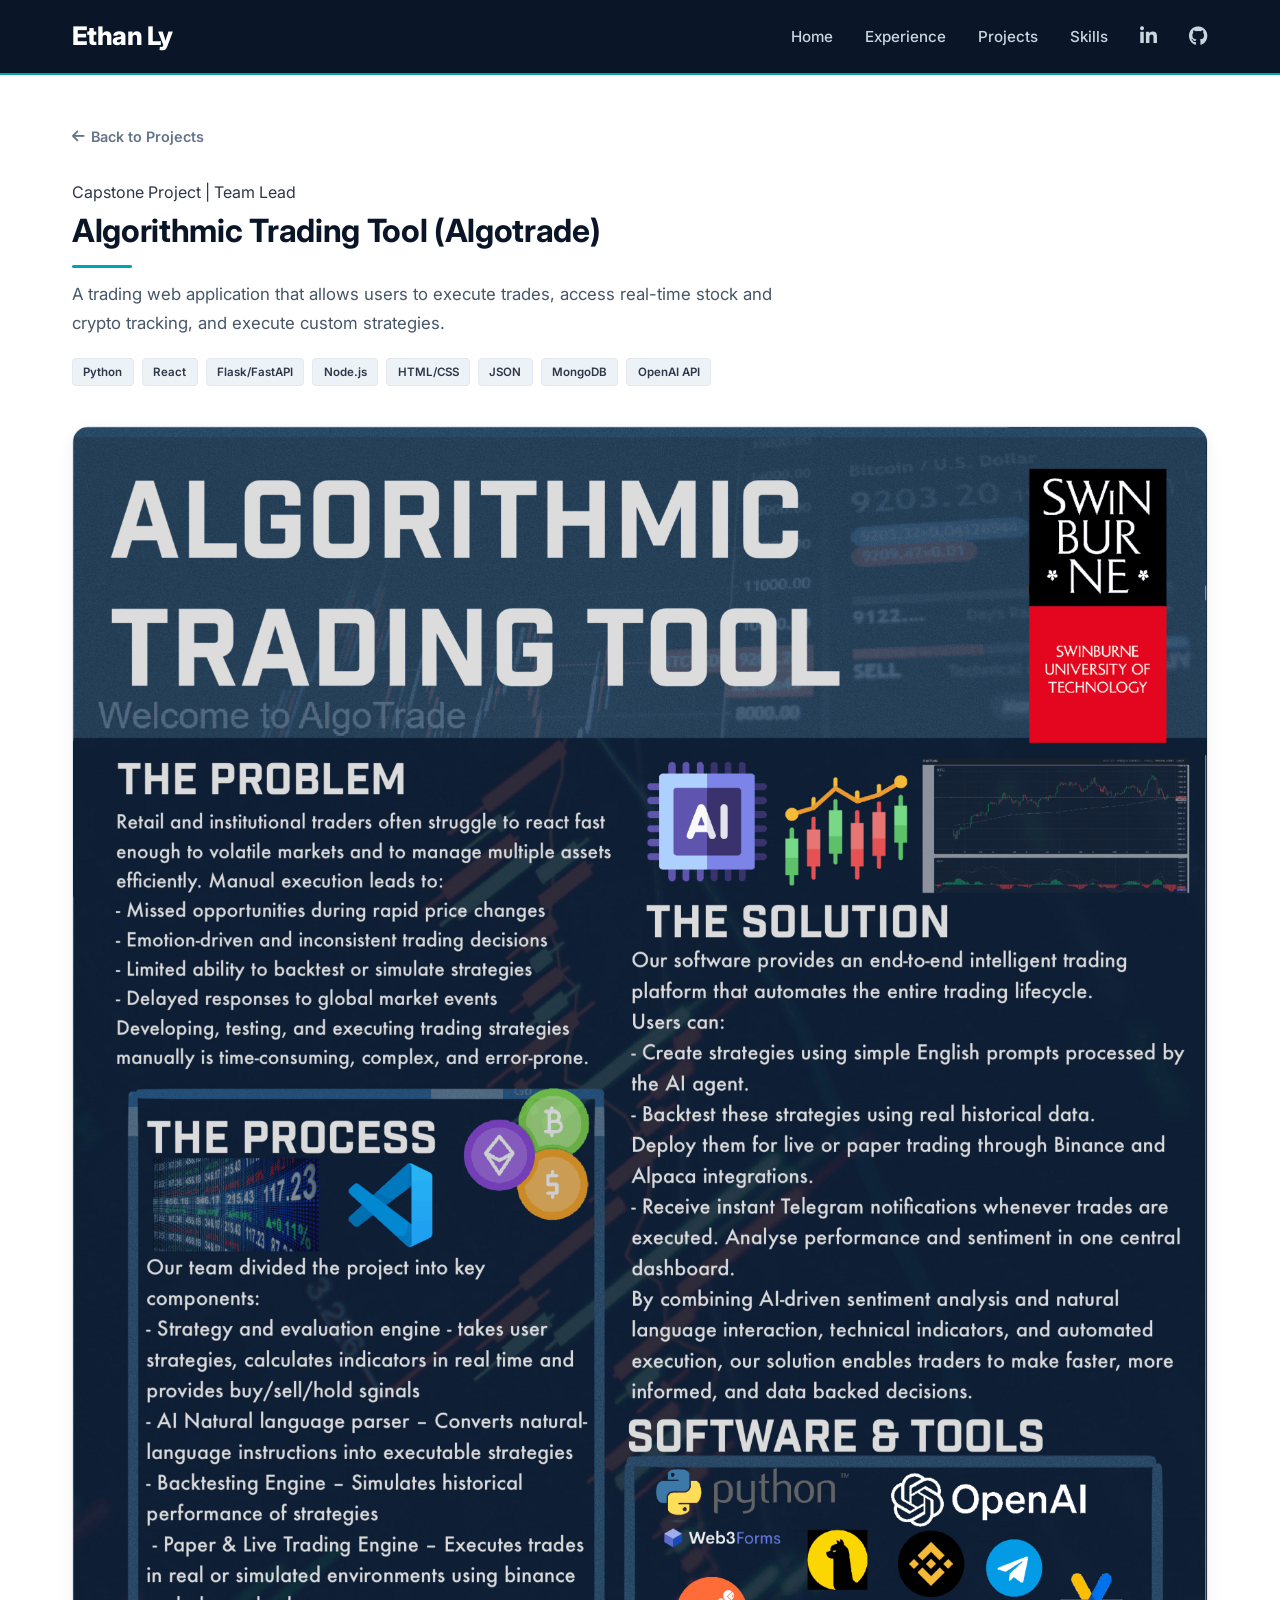
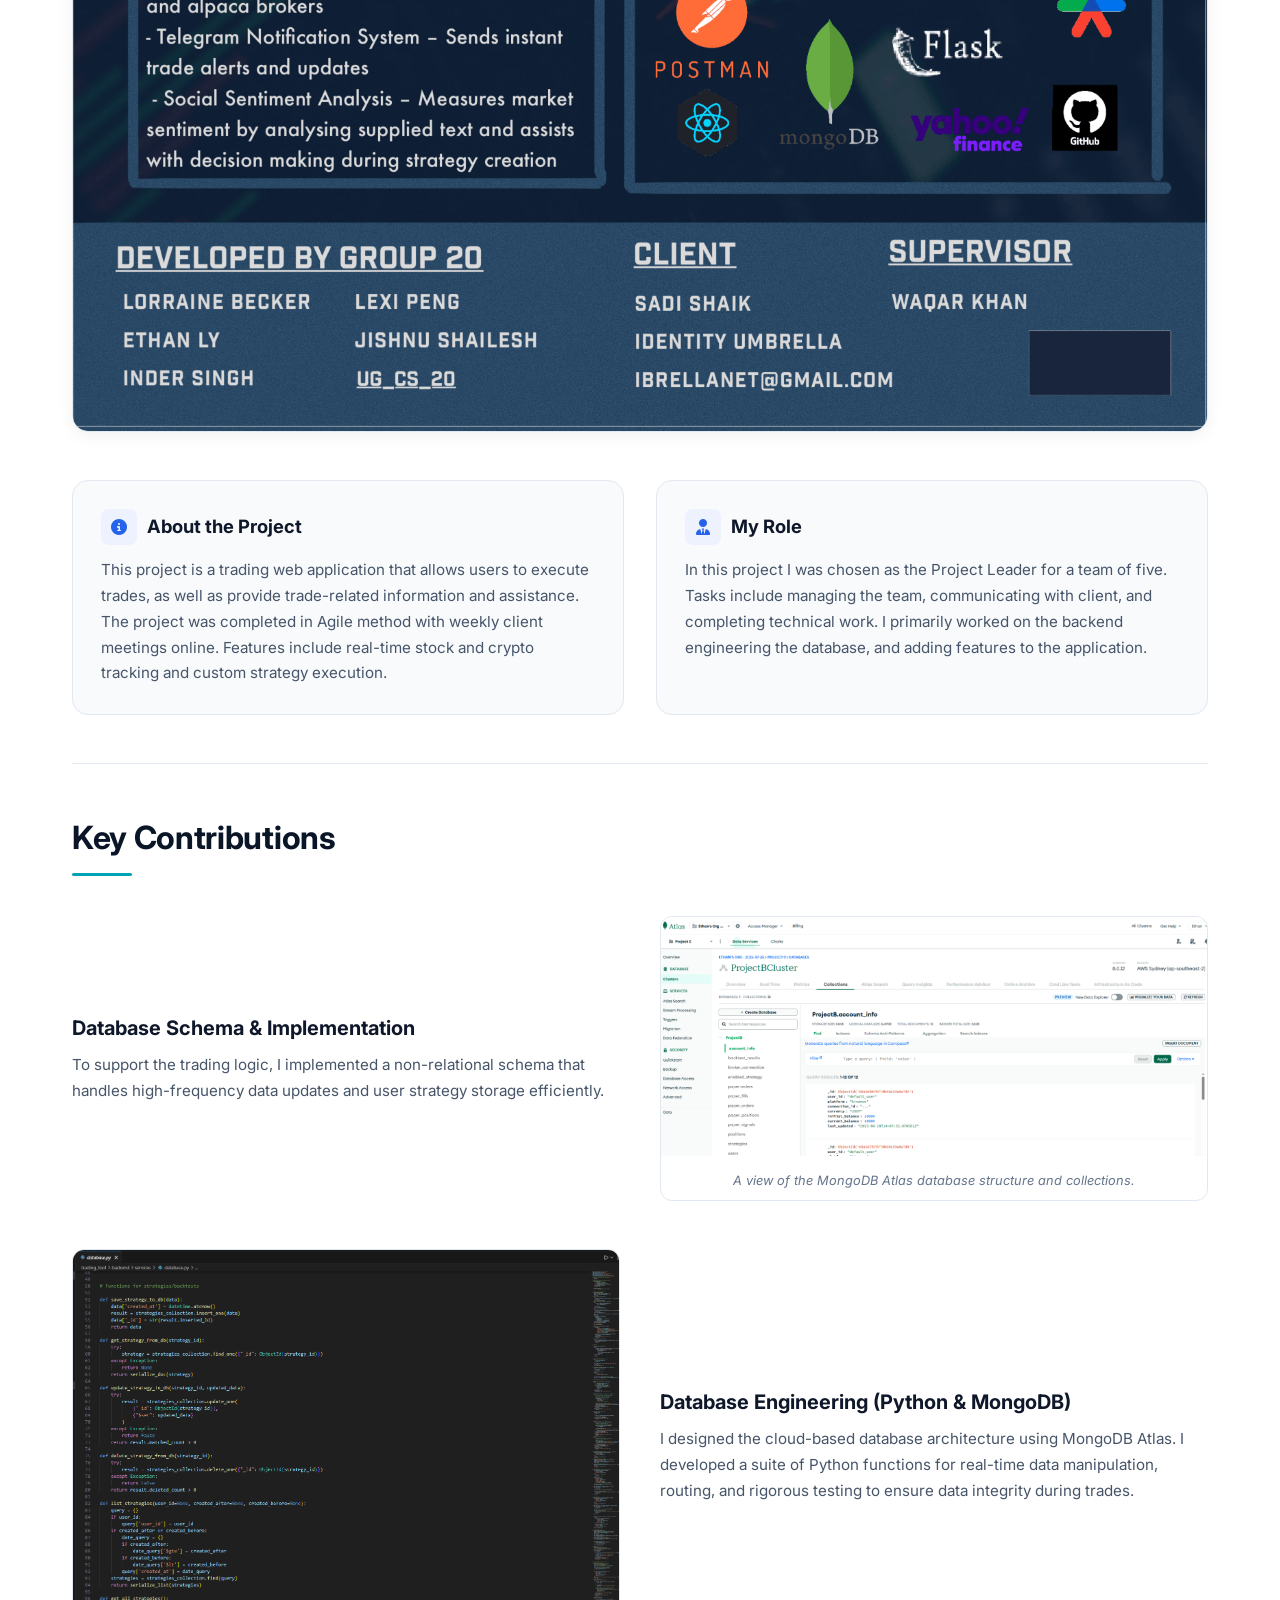
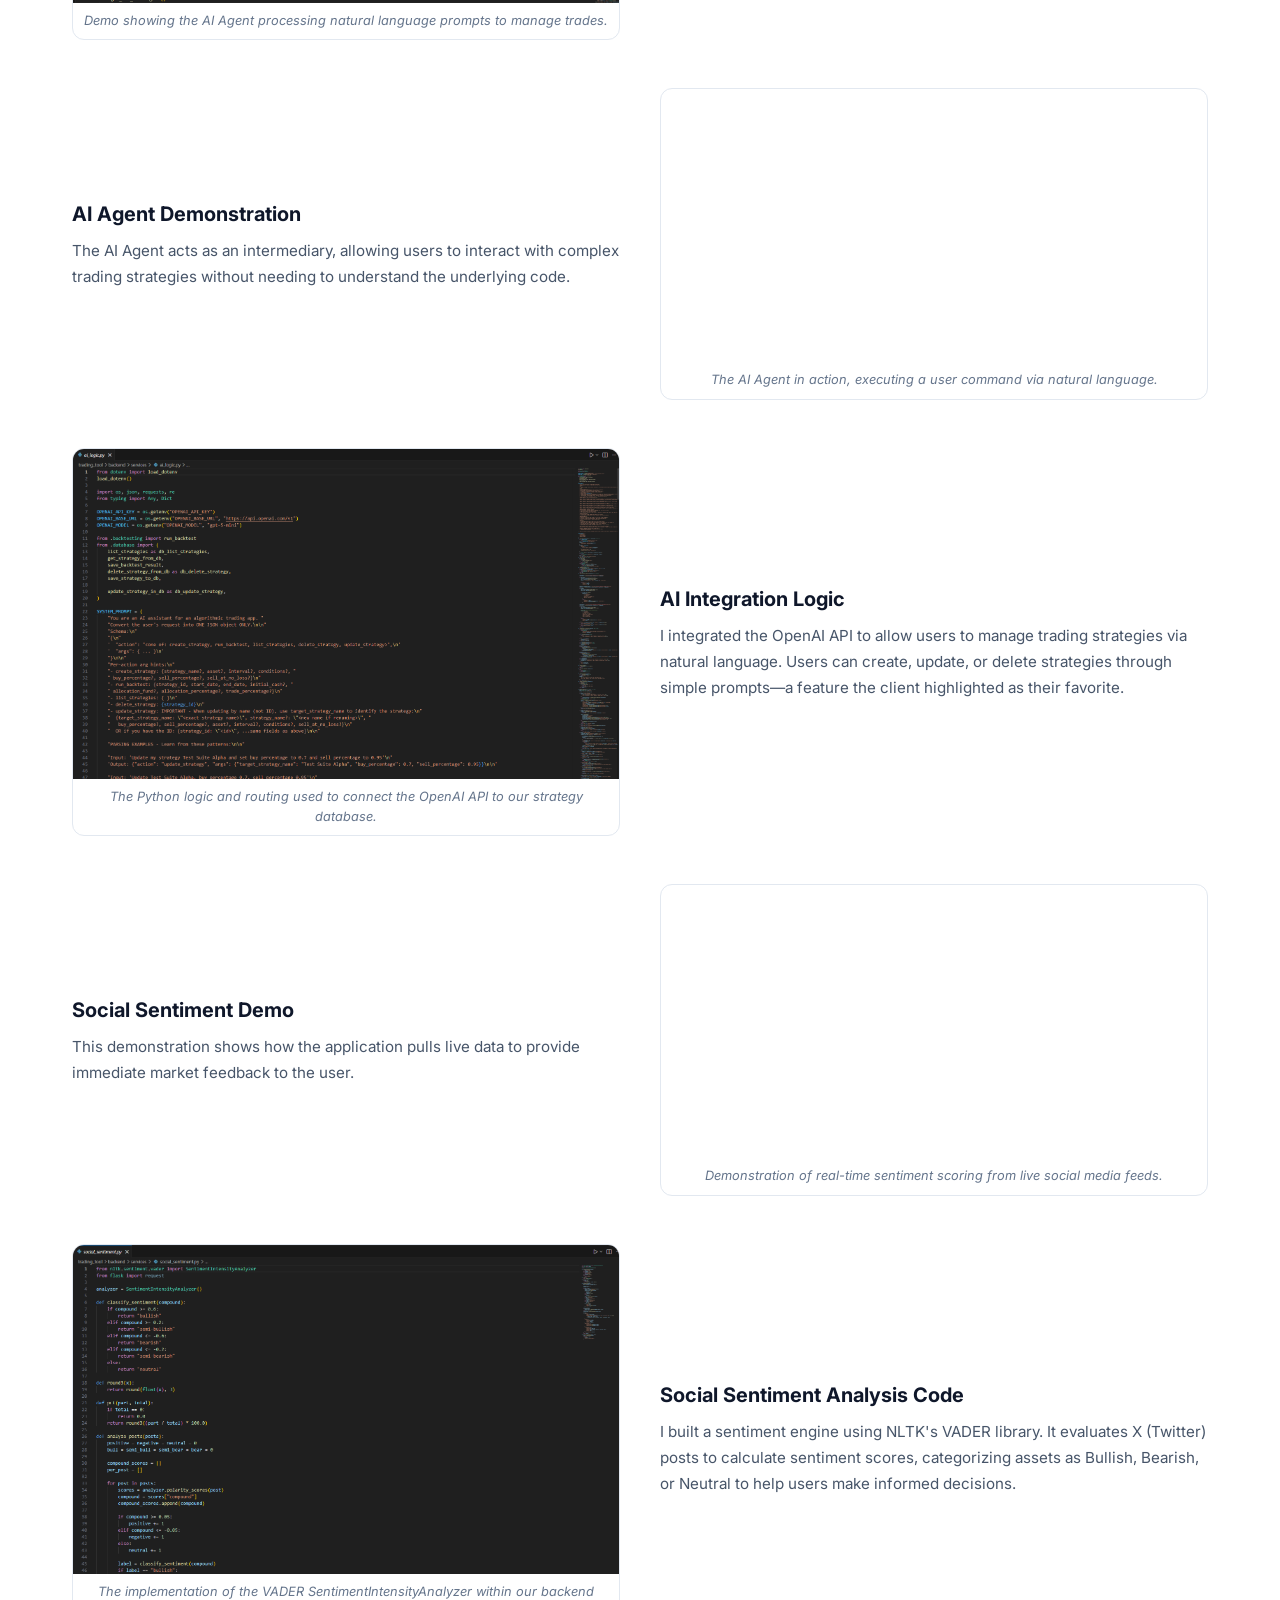
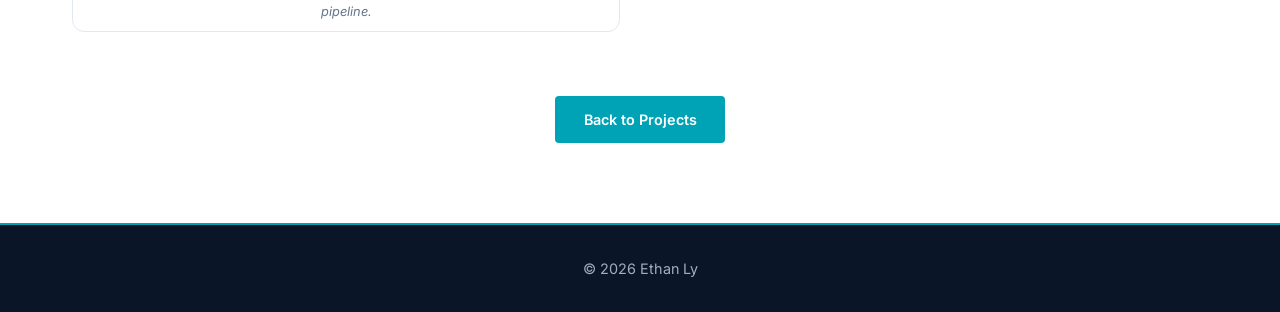
<file: projects/capstone.html>
<!DOCTYPE html>
<html lang="en">
<head>
  <meta charset="UTF-8">
  <meta name="viewport" content="width=device-width, initial-scale=1.0">
  <link rel="icon" type="image/png" href="../img/logo.png">
  <title>Algorithmic Trading Tool (Algotrade) | Ethan Ly</title>
  <link href="https://fonts.googleapis.com/css2?family=Inter:opsz,wght@14..32,300;14..32,400;14..32,600;14..32,700;14..32,800&display=swap" rel="stylesheet">
  <link rel="stylesheet" href="https://cdnjs.cloudflare.com/ajax/libs/font-awesome/6.5.1/css/all.min.css">
  <link rel="stylesheet" href="../style.css">
</head>
<body style="background: #ffffff;">

  <nav>
    <div class="nav-container">
      <div class="logo">
        <a href="../index.html#home" class="logo-link">Ethan Ly</a>
      </div>
      <ul class="nav-links">
        <li><a href="../index.html#home">Home</a></li>
        <li><a href="../index.html#experience">Experience</a></li>
        <li><a href="../index.html#projects">Projects</a></li>
        <li><a href="../index.html#skills">Skills</a></li>
        <a href="https://linkedin.com/in/ethan-ly-b58153378" target="_blank" aria-label="LinkedIn"><i class="fab fa-linkedin-in"></i></a>
        <a href="https://github.com/EthanLy1" target="_blank" aria-label="GitHub"><i class="fab fa-github"></i></a>
      </ul>
    </div>
  </nav>

  <main class="container" style="padding-top: 3rem; padding-bottom: 5rem;">

    <!-- Back link -->
    <a href="../index.html#projects" style="display: inline-flex; align-items: center; gap: 0.4rem; color: #64748b; text-decoration: none; font-size: 0.9rem; font-weight: 600; margin-bottom: 2rem; transition: color 0.2s;" onmouseover="this.style.color='#2563eb'" onmouseout="this.style.color='#64748b'">
      <i class="fas fa-arrow-left"></i> Back to Projects
    </a>

    <!-- Header -->
    <div style="margin-bottom: 2.5rem;">
      <span class="badge-style">Capstone Project | Team Lead</span>
      <h1 class="section-title" style="margin-bottom: 0.75rem;">Algorithmic Trading Tool (Algotrade)</h1>
      <p style="color: #475569; font-size: 1.05rem; line-height: 1.7; max-width: 700px; margin-bottom: 1.25rem;">
        A trading web application that allows users to execute trades, access real-time stock and crypto tracking, and execute custom strategies.
      </p>

      <!-- Tech tags -->
      <div style="display: flex; flex-wrap: wrap; gap: 0.5rem; margin-bottom: 1.5rem;">
        <span class="tech-tag">Python</span>
        <span class="tech-tag">React</span>
        <span class="tech-tag">Flask/FastAPI</span>
        <span class="tech-tag">Node.js</span>
        <span class="tech-tag">HTML/CSS</span>
        <span class="tech-tag">JSON</span>
        <span class="tech-tag">MongoDB</span>
        <span class="tech-tag">OpenAI API</span>
      </div>
    </div>

    <!-- Hero image -->
    <div style="margin: 2.5rem 0; border-radius: 1rem; overflow: hidden; border: 1px solid #e2e8f0; box-shadow: 0 4px 16px rgba(0,0,0,0.06);">
      <img id="project-poster" src="../img/algotradeposter.png" alt="Algorithmic Trading Tool" style="width: 100%; display: block; cursor: zoom-in;">
    </div>

    <!-- Summary boxes -->
    <div style="display: grid; grid-template-columns: 1fr 1fr; gap: 2rem; margin: 3rem 0;">
      <div style="background: #f8fafc; border: 1px solid #e2e8f0; border-radius: 1rem; padding: 1.75rem;">
        <h3 style="display: flex; align-items: center; gap: 0.6rem; font-size: 1.15rem; font-weight: 700; margin-bottom: 0.75rem; color: #0f172a;">
          <span style="display: flex; align-items: center; justify-content: center; width: 36px; height: 36px; border-radius: 8px; background: #eef2ff; color: #2563eb; font-size: 1rem;"><i class="fas fa-circle-info"></i></span>
          About the Project
        </h3>
        <p style="color: #475569; line-height: 1.7; font-size: 0.95rem;">This project is a trading web application that allows users to execute trades, as well as provide trade-related information and assistance. The project was completed in Agile method with weekly client meetings online. Features include real-time stock and crypto tracking and custom strategy execution.</p>
      </div>
      <div style="background: #f8fafc; border: 1px solid #e2e8f0; border-radius: 1rem; padding: 1.75rem;">
        <h3 style="display: flex; align-items: center; gap: 0.6rem; font-size: 1.15rem; font-weight: 700; margin-bottom: 0.75rem; color: #0f172a;">
          <span style="display: flex; align-items: center; justify-content: center; width: 36px; height: 36px; border-radius: 8px; background: #eef2ff; color: #2563eb; font-size: 1rem;"><i class="fas fa-user-tie"></i></span>
          My Role
        </h3>
        <p style="color: #475569; line-height: 1.7; font-size: 0.95rem;">In this project I was chosen as the Project Leader for a team of five. Tasks include managing the team, communicating with client, and completing technical work. I primarily worked on the backend engineering the database, and adding features to the application.</p>
      </div>
    </div>

    <hr style="border: 0; border-top: 1px solid #e2e8f0; margin: 3rem 0;">

    <!-- Key Contributions -->
    <h2 class="section-title" style="margin-bottom: 2.5rem;">Key Contributions</h2>

    <div style="display: flex; flex-direction: column; gap: 3rem;">
      <div style="display: grid; grid-template-columns: 1fr 1fr; gap: 2.5rem; align-items: center;">
        <div>
          <h4 style="font-size: 1.25rem; font-weight: 700; color: #0f172a; margin-bottom: 0.5rem;">Database Schema & Implementation</h4>
          <p style="color: #475569; line-height: 1.7; font-size: 0.95rem;">To support the trading logic, I implemented a non-relational schema that handles high-frequency data updates and user strategy storage efficiently.</p>
        </div>
        <div style="border-radius: 0.75rem; overflow: hidden; border: 1px solid #e2e8f0;">
          <img src="../img/mongo.png" alt="Database Schema" style="width: 100%; display: block; cursor: zoom-in;">
          <p style="text-align: center; color: #64748b; font-size: 0.8rem; font-style: italic; padding: 0.5rem;">A view of the MongoDB Atlas database structure and collections.</p>
        </div>
      </div>

      <div style="display: grid; grid-template-columns: 1fr 1fr; gap: 2.5rem; align-items: center;">
        <div style="order: 1;">
          <h4 style="font-size: 1.25rem; font-weight: 700; color: #0f172a; margin-bottom: 0.5rem;">Database Engineering (Python & MongoDB)</h4>
          <p style="color: #475569; line-height: 1.7; font-size: 0.95rem;">I designed the cloud-based database architecture using MongoDB Atlas. I developed a suite of Python functions for real-time data manipulation, routing, and rigorous testing to ensure data integrity during trades.</p>
        </div>
        <div style="border-radius: 0.75rem; overflow: hidden; border: 1px solid #e2e8f0; order: 0;">
          <img src="../img/dbcode.png" alt="Database Engineering" style="width: 100%; display: block; cursor: zoom-in;">
          <p style="text-align: center; color: #64748b; font-size: 0.8rem; font-style: italic; padding: 0.5rem;">Demo showing the AI Agent processing natural language prompts to manage trades.</p>
        </div>
      </div>

      <div style="display: grid; grid-template-columns: 1fr 1fr; gap: 2.5rem; align-items: center;">
        <div>
          <h4 style="font-size: 1.25rem; font-weight: 700; color: #0f172a; margin-bottom: 0.5rem;">AI Agent Demonstration</h4>
          <p style="color: #475569; line-height: 1.7; font-size: 0.95rem;">The AI Agent acts as an intermediary, allowing users to interact with complex trading strategies without needing to understand the underlying code.</p>
        </div>
        <div style="border-radius: 0.75rem; overflow: hidden; border: 1px solid #e2e8f0;">
          <video autoplay muted loop playsinline style="width: 100%; display: block; cursor: zoom-in;">
            <source src="../vid/aidemo.mp4" type="video/mp4">
          </video>
          <p style="text-align: center; color: #64748b; font-size: 0.8rem; font-style: italic; padding: 0.5rem;">The AI Agent in action, executing a user command via natural language.</p>
        </div>
      </div>

      <div style="display: grid; grid-template-columns: 1fr 1fr; gap: 2.5rem; align-items: center;">
        <div style="order: 1;">
          <h4 style="font-size: 1.25rem; font-weight: 700; color: #0f172a; margin-bottom: 0.5rem;">AI Integration Logic</h4>
          <p style="color: #475569; line-height: 1.7; font-size: 0.95rem;">I integrated the OpenAI API to allow users to manage trading strategies via natural language. Users can create, update, or delete strategies through simple prompts—a feature the client highlighted as their favorite.</p>
        </div>
        <div style="border-radius: 0.75rem; overflow: hidden; border: 1px solid #e2e8f0; order: 0;">
          <img src="../img/aicode.png" alt="AI Integration" style="width: 100%; display: block; cursor: zoom-in;">
          <p style="text-align: center; color: #64748b; font-size: 0.8rem; font-style: italic; padding: 0.5rem;">The Python logic and routing used to connect the OpenAI API to our strategy database.</p>
        </div>
      </div>

      <div style="display: grid; grid-template-columns: 1fr 1fr; gap: 2.5rem; align-items: center;">
        <div>
          <h4 style="font-size: 1.25rem; font-weight: 700; color: #0f172a; margin-bottom: 0.5rem;">Social Sentiment Demo</h4>
          <p style="color: #475569; line-height: 1.7; font-size: 0.95rem;">This demonstration shows how the application pulls live data to provide immediate market feedback to the user.</p>
        </div>
        <div style="border-radius: 0.75rem; overflow: hidden; border: 1px solid #e2e8f0;">
          <video autoplay muted loop playsinline style="width: 100%; display: block; cursor: zoom-in;">
            <source src="../vid/socialdemo.mp4" type="video/mp4">
          </video>
          <p style="text-align: center; color: #64748b; font-size: 0.8rem; font-style: italic; padding: 0.5rem;">Demonstration of real-time sentiment scoring from live social media feeds.</p>
        </div>
      </div>

      <div style="display: grid; grid-template-columns: 1fr 1fr; gap: 2.5rem; align-items: center;">
        <div style="order: 1;">
          <h4 style="font-size: 1.25rem; font-weight: 700; color: #0f172a; margin-bottom: 0.5rem;">Social Sentiment Analysis Code</h4>
          <p style="color: #475569; line-height: 1.7; font-size: 0.95rem;">I built a sentiment engine using NLTK's VADER library. It evaluates X (Twitter) posts to calculate sentiment scores, categorizing assets as Bullish, Bearish, or Neutral to help users make informed decisions.</p>
        </div>
        <div style="border-radius: 0.75rem; overflow: hidden; border: 1px solid #e2e8f0; order: 0;">
          <img src="../img/socialcode.png" alt="Sentiment Analysis" style="width: 100%; display: block; cursor: zoom-in;">
          <p style="text-align: center; color: #64748b; font-size: 0.8rem; font-style: italic; padding: 0.5rem;">The implementation of the VADER SentimentIntensityAnalyzer within our backend pipeline.</p>
        </div>
      </div>
    </div>

    <!-- Back to projects -->
    <div style="text-align: center; margin-top: 4rem;">
      <a href="../index.html#projects" class="btn btn-primary">Back to Projects</a>
    </div>

  </main>

  <!-- Lightbox Modal -->
  <div id="image-modal" class="modal">
    <span class="close-modal">&times;</span>
    <img class="modal-content" id="expanded-image">
    <div id="modal-caption"></div>
  </div>

  <footer>
    <div class="container">
      <p>© 2026 Ethan Ly</p>
    </div>
  </footer>

  <script>
    function setupLightbox() {
      const modal = document.getElementById("image-modal");
      const modalImg = document.getElementById("expanded-image");
      const modalCaption = document.getElementById("modal-caption");
      const closeModal = document.querySelector(".close-modal");

      let modalVideo = document.getElementById("expanded-video");

      if (!modalVideo) {
        modalVideo = document.createElement("video");
        modalVideo.id = "expanded-video";
        modalVideo.controls = true;
        modalVideo.autoplay = true;
        modalVideo.muted = false;
        modalVideo.style.maxWidth = "90%";
        modalVideo.style.maxHeight = "80vh";
        modalVideo.style.display = "none";
        modalImg.parentNode.insertBefore(modalVideo, modalImg);
      }

      const openModal = (src, captionText) => {
        modal.style.display = "flex";

        if (src.endsWith(".mp4")) {
          modalImg.style.display = "none";
          modalVideo.style.display = "block";
          modalVideo.src = src;
          modalVideo.play();
        } else {
          modalVideo.style.display = "none";
          modalVideo.pause();
          modalImg.style.display = "block";
          modalImg.src = src;
        }

        if (modalCaption) {
          modalCaption.textContent = captionText || "";
        }
      };

      const handleClose = () => {
        modal.style.display = "none";
        modalVideo.pause();
        modalVideo.src = "";
      };

      closeModal.onclick = handleClose;

      modal.onclick = (e) => {
        if (e.target !== modalImg && e.target !== modalVideo) {
          handleClose();
        }
      };

      const heroImg = document.getElementById("project-poster");
      if (heroImg) {
        heroImg.onclick = () => openModal(heroImg.src, "Algorithmic Trading Tool (Algotrade)");
      }

      document.querySelectorAll("[style*='border-radius: 0.75rem']").forEach((container) => {
        const media = container.querySelector("img, video");
        const captionEl = container.querySelector("p");
        const captionText = captionEl ? captionEl.textContent : "";

        if (media) {
          media.style.cursor = "zoom-in";
          media.onclick = () => {
            const src = media.tagName === "VIDEO" ? media.querySelector("source").src : media.src;
            openModal(src, captionText);
          };
        }
      });
    }

    setupLightbox();
  </script>
</body>
</html>
</file>
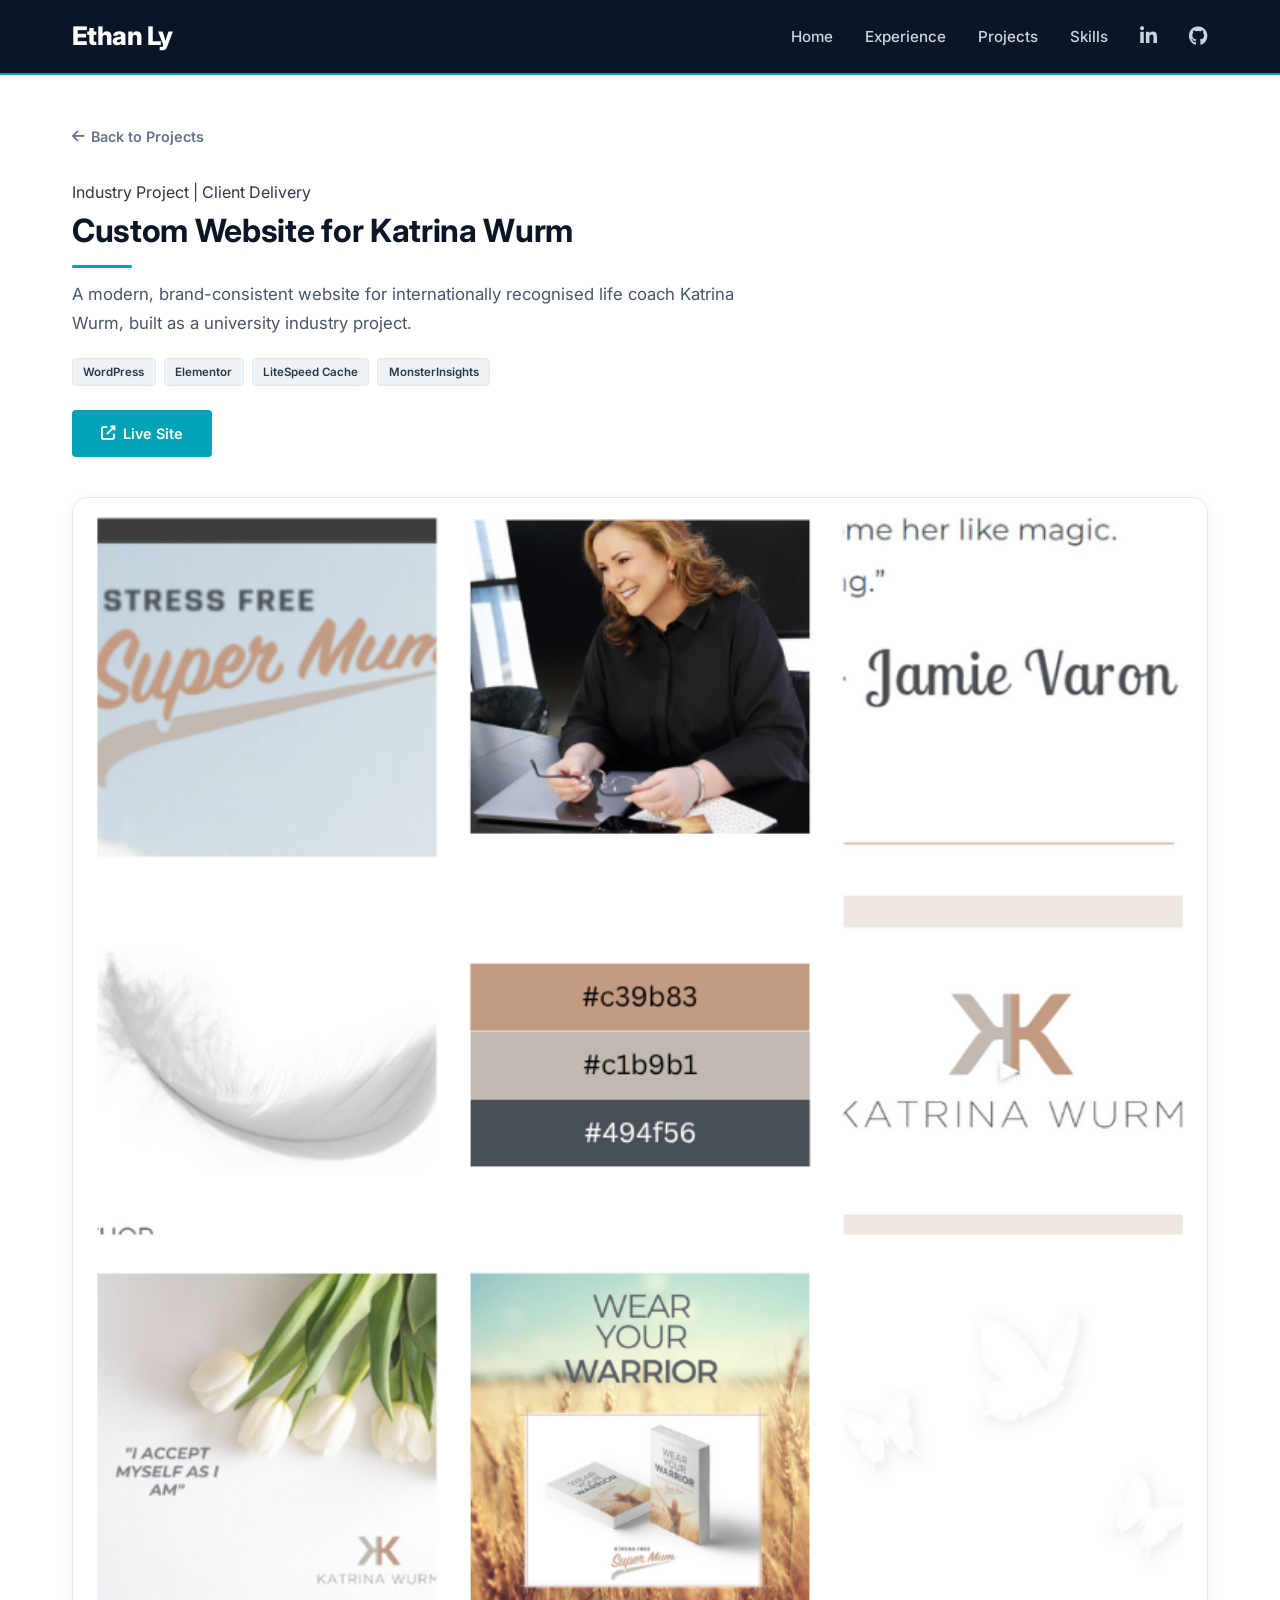
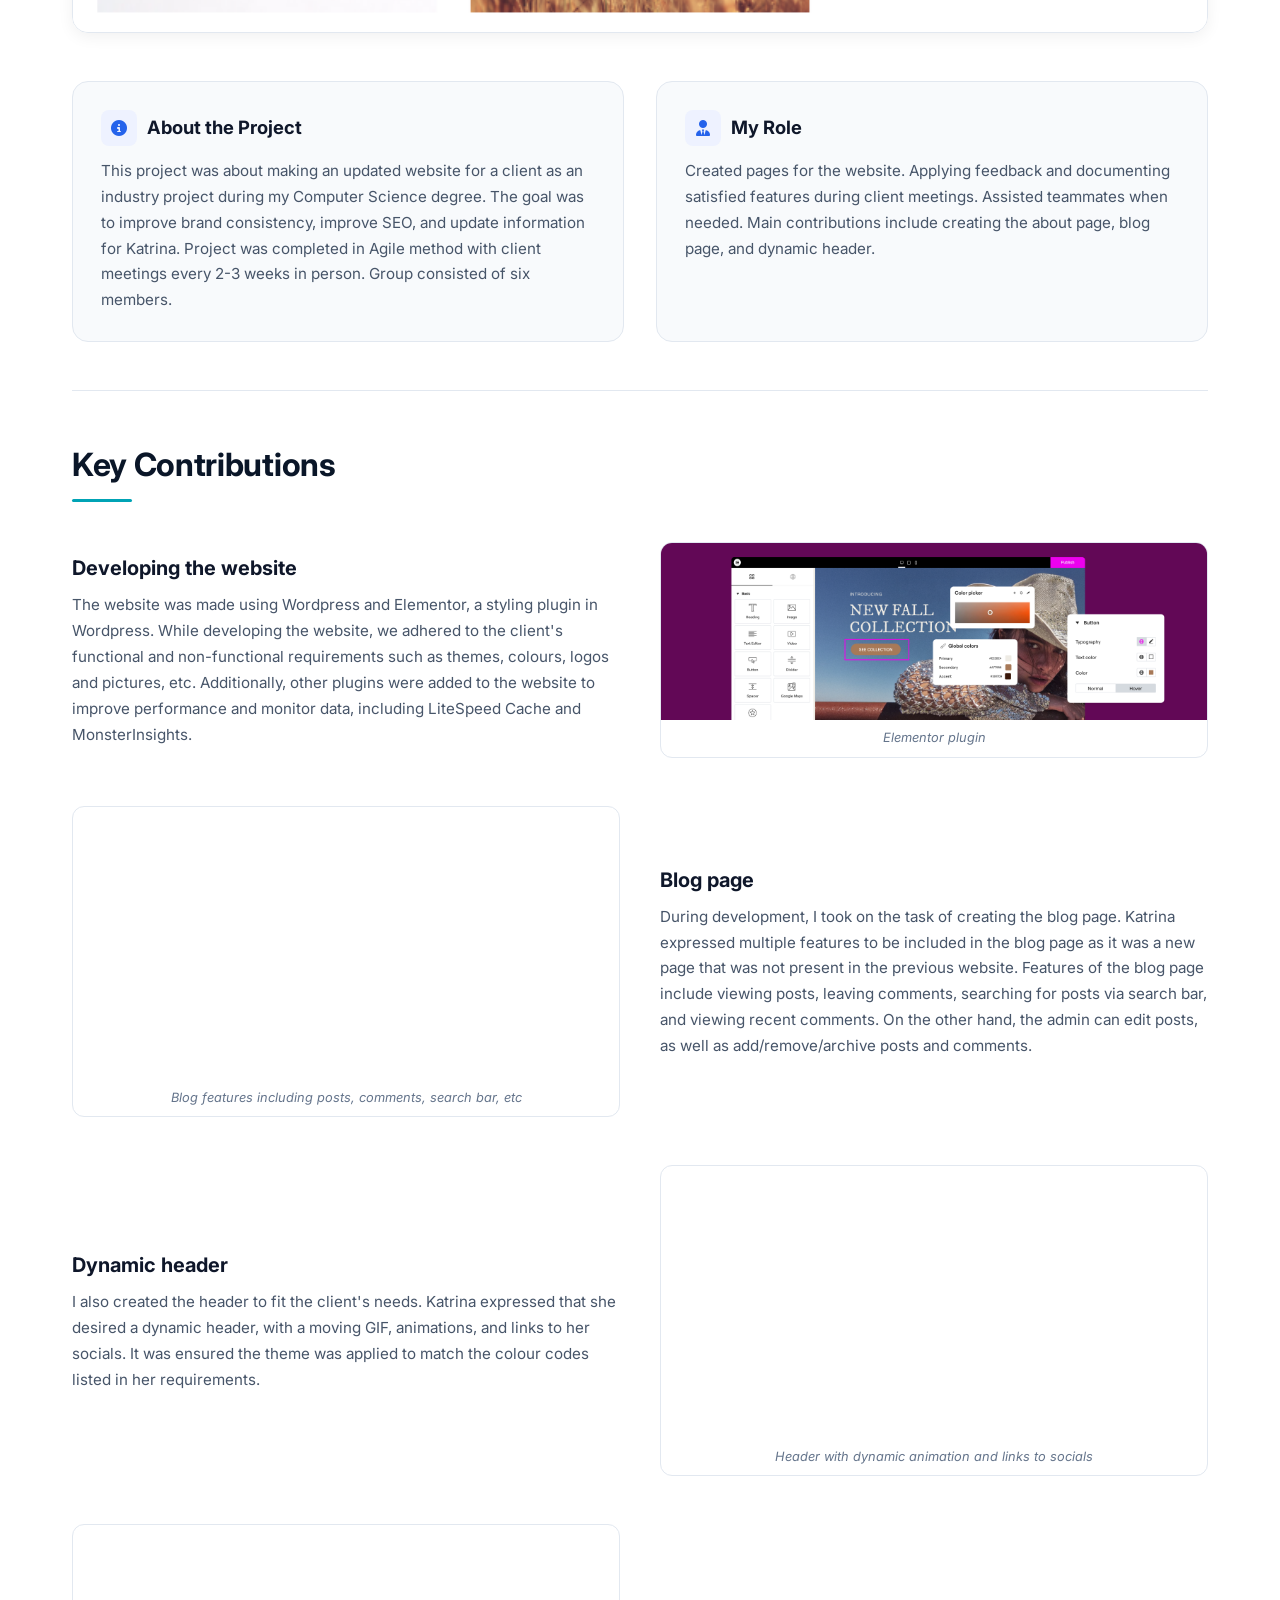
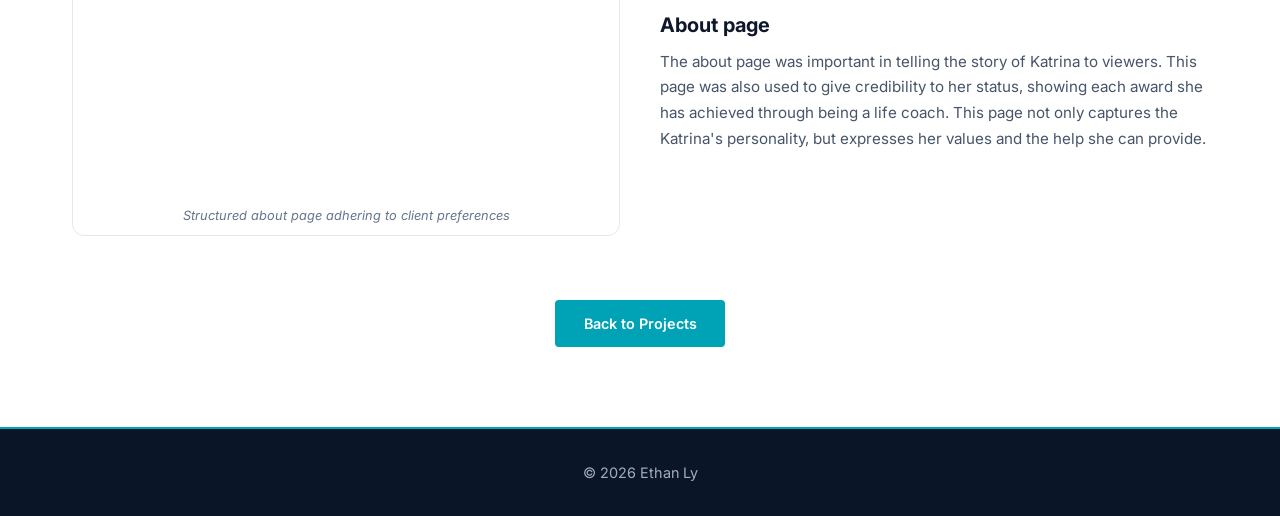
<file: projects/industry.html>
<!DOCTYPE html>
<html lang="en">
<head>
  <meta charset="UTF-8">
  <meta name="viewport" content="width=device-width, initial-scale=1.0">
  <link rel="icon" type="image/png" href="../img/logo.png">
  <title>Custom Website for Katrina Wurm | Ethan Ly</title>
  <link href="https://fonts.googleapis.com/css2?family=Inter:opsz,wght@14..32,300;14..32,400;14..32,600;14..32,700;14..32,800&display=swap" rel="stylesheet">
  <link rel="stylesheet" href="https://cdnjs.cloudflare.com/ajax/libs/font-awesome/6.5.1/css/all.min.css">
  <link rel="stylesheet" href="../style.css">
</head>
<body style="background: #ffffff;">

  <nav>
    <div class="nav-container">
      <div class="logo">
        <a href="../index.html#home" class="logo-link">Ethan Ly</a>
      </div>
      <ul class="nav-links">
        <li><a href="../index.html#home">Home</a></li>
        <li><a href="../index.html#experience">Experience</a></li>
        <li><a href="../index.html#projects">Projects</a></li>
        <li><a href="../index.html#skills">Skills</a></li>
        <a href="https://linkedin.com/in/ethan-ly-b58153378" target="_blank" aria-label="LinkedIn"><i class="fab fa-linkedin-in"></i></a>
        <a href="https://github.com/EthanLy1" target="_blank" aria-label="GitHub"><i class="fab fa-github"></i></a>
      </ul>
    </div>
  </nav>

  <main class="container" style="padding-top: 3rem; padding-bottom: 5rem;">
    <a href="../index.html#projects" style="display: inline-flex; align-items: center; gap: 0.4rem; color: #64748b; text-decoration: none; font-size: 0.9rem; font-weight: 600; margin-bottom: 2rem; transition: color 0.2s;" onmouseover="this.style.color='#2563eb'" onmouseout="this.style.color='#64748b'">
      <i class="fas fa-arrow-left"></i> Back to Projects
    </a>

    <!-- Header -->
    <div style="margin-bottom: 2.5rem;">
      <span class="badge-style">Industry Project | Client Delivery</span>
      <h1 class="section-title" style="margin-bottom: 0.75rem;">Custom Website for Katrina Wurm</h1>
      <p style="color: #475569; font-size: 1.05rem; line-height: 1.7; max-width: 700px; margin-bottom: 1.25rem;">
        A modern, brand-consistent website for internationally recognised life coach Katrina Wurm, built as a university industry project.
      </p>

      <!-- Tech tags -->
      <div style="display: flex; flex-wrap: wrap; gap: 0.5rem; margin-bottom: 1.5rem;">
        <span class="tech-tag">WordPress</span>
        <span class="tech-tag">Elementor</span>
        <span class="tech-tag">LiteSpeed Cache</span>
        <span class="tech-tag">MonsterInsights</span>
      </div>

      <!-- Action buttons -->
      <div class="btn-group">
        <a href="https://www.katrinawurm.com.au/" target="_blank" class="btn btn-primary">
          <i class="fas fa-external-link-alt"></i> Live Site
        </a>
      </div>
    </div>

    <!-- Hero image -->
    <div style="margin: 2.5rem 0; border-radius: 1rem; overflow: hidden; border: 1px solid #e2e8f0; box-shadow: 0 4px 16px rgba(0,0,0,0.06);">
      <img id="project-poster" src="../img/brand.png" alt="Katrina Wurm Website" style="width: 100%; display: block; cursor: zoom-in;">
    </div>

    <!-- Summary boxes -->
    <div style="display: grid; grid-template-columns: 1fr 1fr; gap: 2rem; margin: 3rem 0;">
      <div style="background: #f8fafc; border: 1px solid #e2e8f0; border-radius: 1rem; padding: 1.75rem;">
        <h3 style="display: flex; align-items: center; gap: 0.6rem; font-size: 1.15rem; font-weight: 700; margin-bottom: 0.75rem; color: #0f172a;">
          <span style="display: flex; align-items: center; justify-content: center; width: 36px; height: 36px; border-radius: 8px; background: #eef2ff; color: #2563eb; font-size: 1rem;"><i class="fas fa-circle-info"></i></span>
          About the Project
        </h3>
        <p style="color: #475569; line-height: 1.7; font-size: 0.95rem;">This project was about making an updated website for a client as an industry project during my Computer Science degree. The goal was to improve brand consistency, improve SEO, and update information for Katrina. Project was completed in Agile method with client meetings every 2-3 weeks in person. Group consisted of six members.</p>
      </div>
      <div style="background: #f8fafc; border: 1px solid #e2e8f0; border-radius: 1rem; padding: 1.75rem;">
        <h3 style="display: flex; align-items: center; gap: 0.6rem; font-size: 1.15rem; font-weight: 700; margin-bottom: 0.75rem; color: #0f172a;">
          <span style="display: flex; align-items: center; justify-content: center; width: 36px; height: 36px; border-radius: 8px; background: #eef2ff; color: #2563eb; font-size: 1rem;"><i class="fas fa-user-tie"></i></span>
          My Role
        </h3>
        <p style="color: #475569; line-height: 1.7; font-size: 0.95rem;">Created pages for the website. Applying feedback and documenting satisfied features during client meetings. Assisted teammates when needed. Main contributions include creating the about page, blog page, and dynamic header.</p>
      </div>
    </div>

    <hr style="border: 0; border-top: 1px solid #e2e8f0; margin: 3rem 0;">

    <!-- Key Contributions -->
    <h2 class="section-title" style="margin-bottom: 2.5rem;">Key Contributions</h2>

    <div style="display: flex; flex-direction: column; gap: 3rem;">
      <div style="display: grid; grid-template-columns: 1fr 1fr; gap: 2.5rem; align-items: center;">
        <div>
          <h4 style="font-size: 1.25rem; font-weight: 700; color: #0f172a; margin-bottom: 0.5rem;">Developing the website</h4>
          <p style="color: #475569; line-height: 1.7; font-size: 0.95rem;">The website was made using Wordpress and Elementor, a styling plugin in Wordpress. While developing the website, we adhered to the client's functional and non-functional requirements such as themes, colours, logos and pictures, etc. Additionally, other plugins were added to the website to improve performance and monitor data, including LiteSpeed Cache and MonsterInsights.</p>
        </div>
        <div style="border-radius: 0.75rem; overflow: hidden; border: 1px solid #e2e8f0;">
          <img src="../img/elementor.png" alt="Elementor" style="width: 100%; display: block; cursor: zoom-in;">
          <p style="text-align: center; color: #64748b; font-size: 0.8rem; font-style: italic; padding: 0.5rem;">Elementor plugin</p>
        </div>
      </div>

      <div style="display: grid; grid-template-columns: 1fr 1fr; gap: 2.5rem; align-items: center;">
        <div style="order: 1;">
          <h4 style="font-size: 1.25rem; font-weight: 700; color: #0f172a; margin-bottom: 0.5rem;">Blog page</h4>
          <p style="color: #475569; line-height: 1.7; font-size: 0.95rem;">During development, I took on the task of creating the blog page. Katrina expressed multiple features to be included in the blog page as it was a new page that was not present in the previous website. Features of the blog page include viewing posts, leaving comments, searching for posts via search bar, and viewing recent comments. On the other hand, the admin can edit posts, as well as add/remove/archive posts and comments.</p>
        </div>
        <div style="border-radius: 0.75rem; overflow: hidden; border: 1px solid #e2e8f0; order: 0;">
          <video autoplay muted loop playsinline style="width: 100%; display: block; cursor: zoom-in;">
            <source src="../vid/blogdemo.mp4" type="video/mp4">
          </video>
          <p style="text-align: center; color: #64748b; font-size: 0.8rem; font-style: italic; padding: 0.5rem;">Blog features including posts, comments, search bar, etc</p>
        </div>
      </div>

      <div style="display: grid; grid-template-columns: 1fr 1fr; gap: 2.5rem; align-items: center;">
        <div>
          <h4 style="font-size: 1.25rem; font-weight: 700; color: #0f172a; margin-bottom: 0.5rem;">Dynamic header</h4>
          <p style="color: #475569; line-height: 1.7; font-size: 0.95rem;">I also created the header to fit the client's needs. Katrina expressed that she desired a dynamic header, with a moving GIF, animations, and links to her socials. It was ensured the theme was applied to match the colour codes listed in her requirements.</p>
        </div>
        <div style="border-radius: 0.75rem; overflow: hidden; border: 1px solid #e2e8f0;">
          <video autoplay muted loop playsinline style="width: 100%; display: block; cursor: zoom-in;">
            <source src="../vid/headerdemo.mp4" type="video/mp4">
          </video>
          <p style="text-align: center; color: #64748b; font-size: 0.8rem; font-style: italic; padding: 0.5rem;">Header with dynamic animation and links to socials</p>
        </div>
      </div>

      <div style="display: grid; grid-template-columns: 1fr 1fr; gap: 2.5rem; align-items: center;">
        <div style="order: 1;">
          <h4 style="font-size: 1.25rem; font-weight: 700; color: #0f172a; margin-bottom: 0.5rem;">About page</h4>
          <p style="color: #475569; line-height: 1.7; font-size: 0.95rem;">The about page was important in telling the story of Katrina to viewers. This page was also used to give credibility to her status, showing each award she has achieved through being a life coach. This page not only captures the Katrina's personality, but expresses her values and the help she can provide.</p>
        </div>
        <div style="border-radius: 0.75rem; overflow: hidden; border: 1px solid #e2e8f0; order: 0;">
          <video autoplay muted loop playsinline style="width: 100%; display: block; cursor: zoom-in;">
            <source src="../vid/aboutdemo.mp4" type="video/mp4">
          </video>
          <p style="text-align: center; color: #64748b; font-size: 0.8rem; font-style: italic; padding: 0.5rem;">Structured about page adhering to client preferences</p>
        </div>
      </div>
    </div>

    <!-- Back to projects -->
    <div style="text-align: center; margin-top: 4rem;">
      <a href="../index.html#projects" class="btn btn-primary">Back to Projects</a>
    </div>

  </main>

  <!-- Lightbox Modal -->
  <div id="image-modal" class="modal">
    <span class="close-modal">&times;</span>
    <img class="modal-content" id="expanded-image">
    <div id="modal-caption"></div>
  </div>

  <footer>
    <div class="container">
      <p>© 2026 Ethan Ly</p>
    </div>
  </footer>

  <script>
    function setupLightbox() {
      const modal = document.getElementById("image-modal");
      const modalImg = document.getElementById("expanded-image");
      const modalCaption = document.getElementById("modal-caption");
      const closeModal = document.querySelector(".close-modal");

      let modalVideo = document.getElementById("expanded-video");

      if (!modalVideo) {
        modalVideo = document.createElement("video");
        modalVideo.id = "expanded-video";
        modalVideo.controls = true;
        modalVideo.autoplay = true;
        modalVideo.muted = false;
        modalVideo.style.maxWidth = "90%";
        modalVideo.style.maxHeight = "80vh";
        modalVideo.style.display = "none";
        modalImg.parentNode.insertBefore(modalVideo, modalImg);
      }

      const openModal = (src, captionText) => {
        modal.style.display = "flex";

        if (src.endsWith(".mp4")) {
          modalImg.style.display = "none";
          modalVideo.style.display = "block";
          modalVideo.src = src;
          modalVideo.play();
        } else {
          modalVideo.style.display = "none";
          modalVideo.pause();
          modalImg.style.display = "block";
          modalImg.src = src;
        }

        if (modalCaption) {
          modalCaption.textContent = captionText || "";
        }
      };

      const handleClose = () => {
        modal.style.display = "none";
        modalVideo.pause();
        modalVideo.src = "";
      };

      closeModal.onclick = handleClose;

      modal.onclick = (e) => {
        if (e.target !== modalImg && e.target !== modalVideo) {
          handleClose();
        }
      };

      const heroImg = document.getElementById("project-poster");
      if (heroImg) {
        heroImg.onclick = () => openModal(heroImg.src, "Custom Website for Katrina Wurm");
      }

      document.querySelectorAll("[style*='border-radius: 0.75rem']").forEach((container) => {
        const media = container.querySelector("img, video");
        const captionEl = container.querySelector("p");
        const captionText = captionEl ? captionEl.textContent : "";

        if (media) {
          media.style.cursor = "zoom-in";
          media.onclick = () => {
            const src = media.tagName === "VIDEO" ? media.querySelector("source").src : media.src;
            openModal(src, captionText);
          };
        }
      });
    }

    setupLightbox();
  </script>
</body>
</html>
</file>
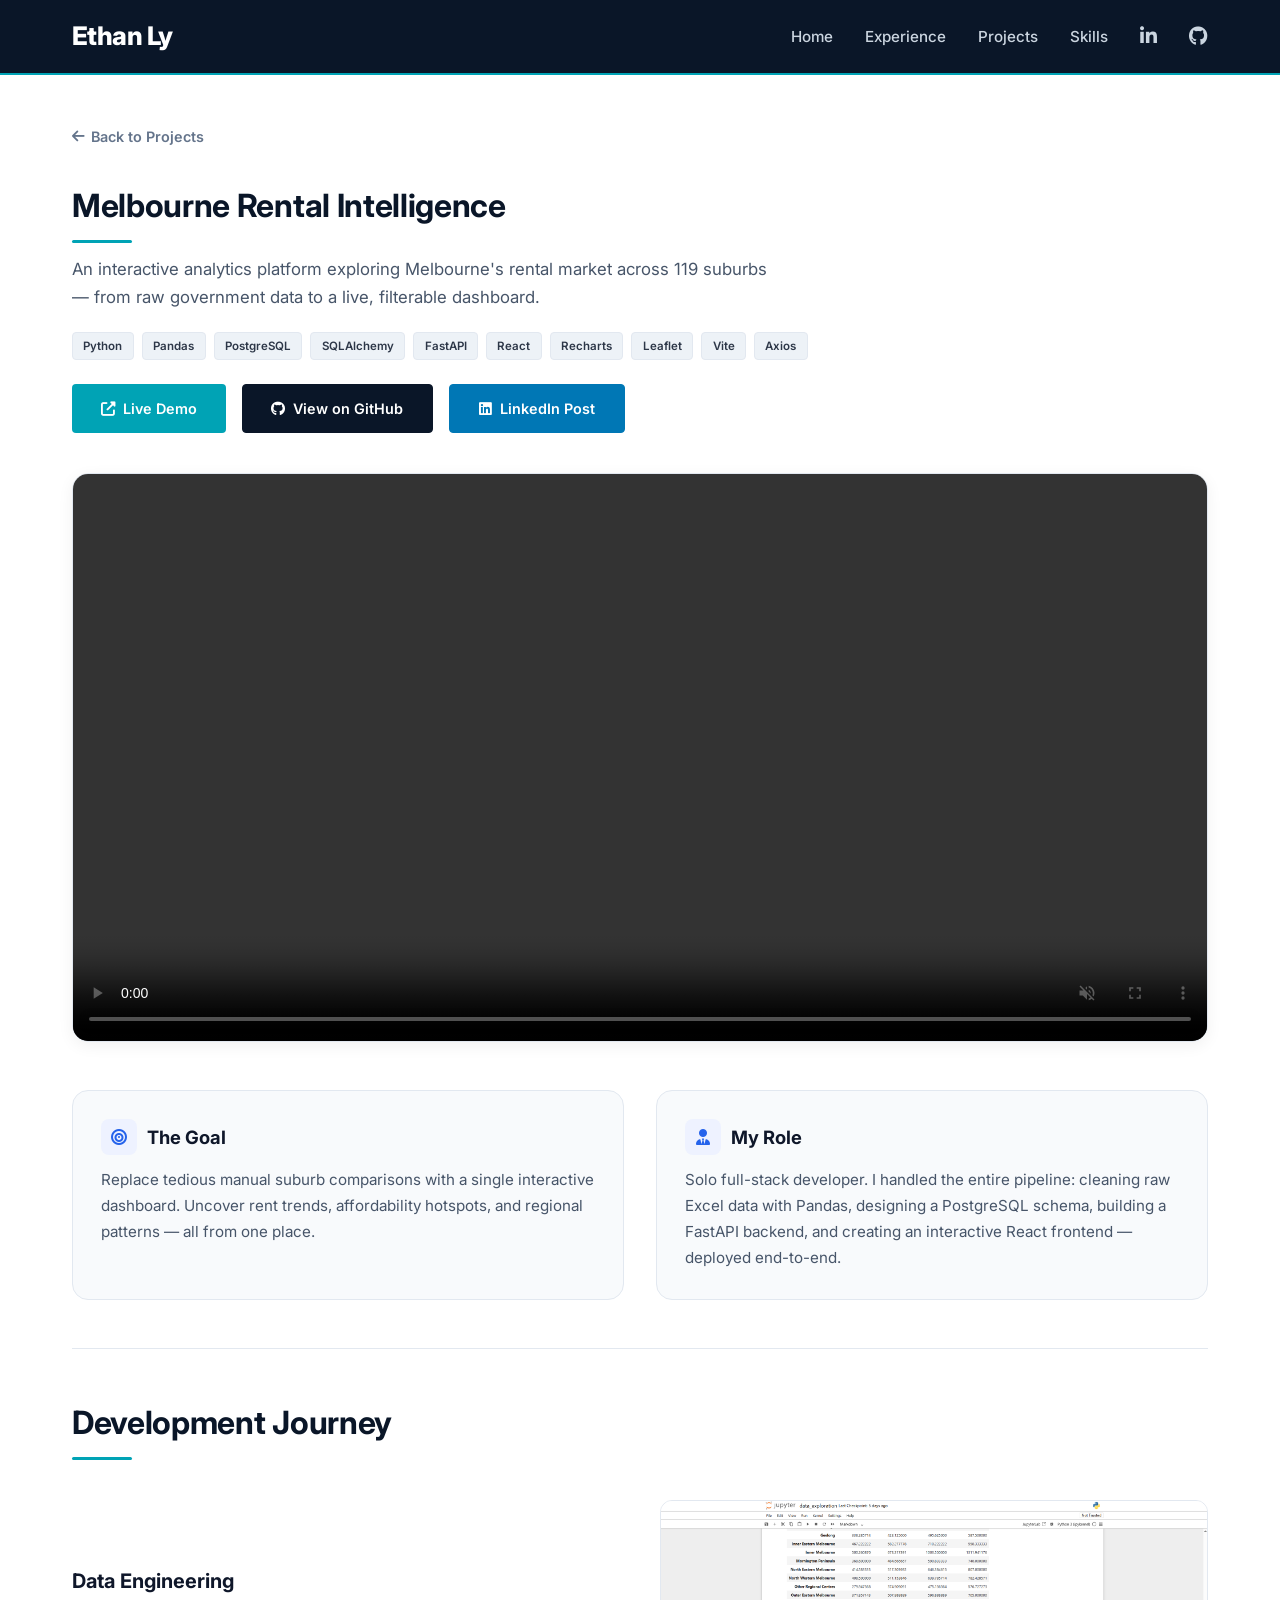
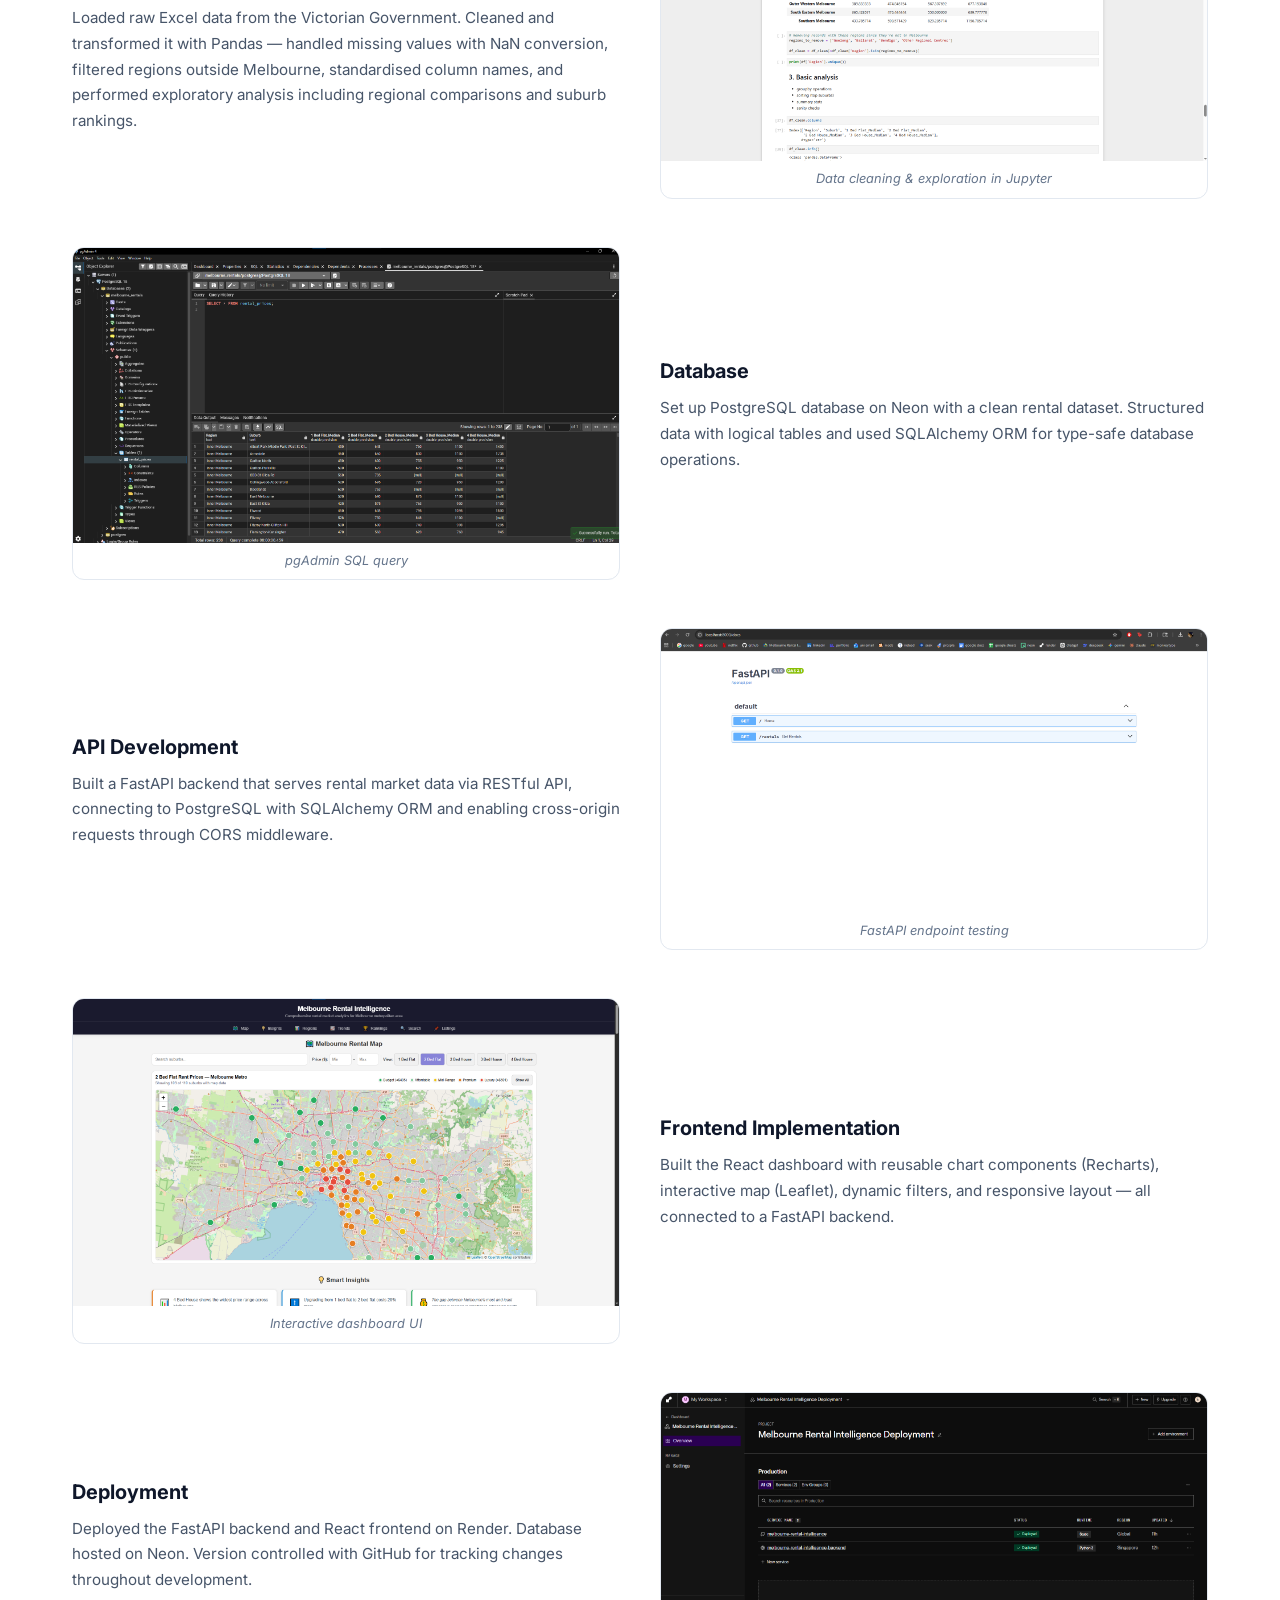
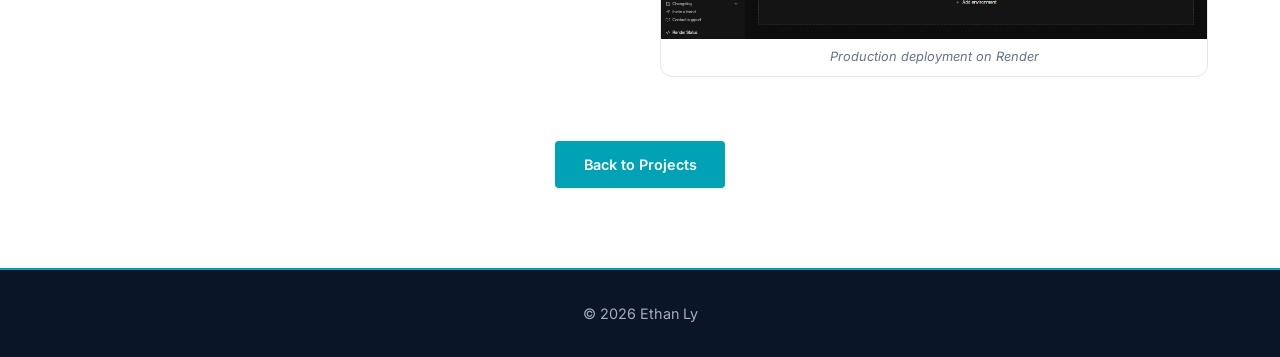
<file: projects/rental.html>
<!DOCTYPE html>
<html lang="en">
<head>
  <meta charset="UTF-8">
  <meta name="viewport" content="width=device-width, initial-scale=1.0">
  <link rel="icon" type="image/png" href="../img/logo.png">
  <title>Melbourne Rental Intelligence | Ethan Ly</title>
  <link href="https://fonts.googleapis.com/css2?family=Inter:opsz,wght@14..32,300;14..32,400;14..32,600;14..32,700;14..32,800&display=swap" rel="stylesheet">
  <link rel="stylesheet" href="https://cdnjs.cloudflare.com/ajax/libs/font-awesome/6.5.1/css/all.min.css">
  <link rel="stylesheet" href="../style.css">
</head>
<body style="background: #ffffff;">

  <nav>
    <div class="nav-container">
      <div class="logo">
        <a href="../index.html#home" class="logo-link">Ethan Ly</a>
      </div>
      <ul class="nav-links">
        <li><a href="../index.html#home">Home</a></li>
        <li><a href="../index.html#experience">Experience</a></li>
        <li><a href="../index.html#projects">Projects</a></li>
        <li><a href="../index.html#skills">Skills</a></li>
        <a href="https://linkedin.com/in/ethan-ly-b58153378" target="_blank" aria-label="LinkedIn"><i class="fab fa-linkedin-in"></i></a>
        <a href="https://github.com/EthanLy1" target="_blank" aria-label="GitHub"><i class="fab fa-github"></i></a>
      </ul>
    </div>
  </nav>

  <main class="container" style="padding-top: 3rem; padding-bottom: 5rem;">

    <!-- Back link -->
    <a href="../index.html#projects" style="display: inline-flex; align-items: center; gap: 0.4rem; color: #64748b; text-decoration: none; font-size: 0.9rem; font-weight: 600; margin-bottom: 2rem; transition: color 0.2s;" onmouseover="this.style.color='#2563eb'" onmouseout="this.style.color='#64748b'">
      <i class="fas fa-arrow-left"></i> Back to Projects
    </a>

    <!-- Header -->
    <div style="margin-bottom: 2.5rem;">
      <h1 class="section-title" style="margin-bottom: 0.75rem;">Melbourne Rental Intelligence</h1>
      <p style="color: #475569; font-size: 1.05rem; line-height: 1.7; max-width: 700px; margin-bottom: 1.25rem;">
        An interactive analytics platform exploring Melbourne's rental market across 119 suburbs — from raw government data to a live, filterable dashboard.
      </p>

      <!-- Tech tags -->
      <div style="display: flex; flex-wrap: wrap; gap: 0.5rem; margin-bottom: 1.5rem;">
        <span class="tech-tag">Python</span>
        <span class="tech-tag">Pandas</span>
        <span class="tech-tag">PostgreSQL</span>
        <span class="tech-tag">SQLAlchemy</span>
        <span class="tech-tag">FastAPI</span>
        <span class="tech-tag">React</span>
        <span class="tech-tag">Recharts</span>
        <span class="tech-tag">Leaflet</span>
        <span class="tech-tag">Vite</span>
        <span class="tech-tag">Axios</span>
      </div>

      <!-- Action buttons -->
      <div class="btn-group">
        <a href="https://melbourne-rental-intelligence.onrender.com/" target="_blank" class="btn btn-primary">
          <i class="fas fa-external-link-alt"></i> Live Demo
        </a>
        <a href="https://github.com/EthanLy1/melbourne-rental-intelligence" target="_blank" class="btn btn-ghost">
          <i class="fab fa-github"></i> View on GitHub
        </a>
        <a href="https://www.linkedin.com/posts/ethanly1_python-fastapi-react-ugcPost-7464812369559580672-dziq/" target="_blank" class="btn btn-linkedin">
          <i class="fab fa-linkedin"></i> LinkedIn Post
        </a>
      </div>
    </div>

    <!-- Hero image -->
    <div style="margin: 2.5rem 0; border-radius: 1rem; overflow: hidden; border: 1px solid #e2e8f0; box-shadow: 0 4px 16px rgba(0,0,0,0.06);">
      <video id="project-poster" src="../vid/rentaldemo.mp4" style="width: 100%; display: block;" controls autoplay muted loop playsinline></video>
    </div>

    <!-- Summary boxes -->
    <div style="display: grid; grid-template-columns: 1fr 1fr; gap: 2rem; margin: 3rem 0;">
      <div style="background: #f8fafc; border: 1px solid #e2e8f0; border-radius: 1rem; padding: 1.75rem;">
        <h3 style="display: flex; align-items: center; gap: 0.6rem; font-size: 1.15rem; font-weight: 700; margin-bottom: 0.75rem; color: #0f172a;">
          <span style="display: flex; align-items: center; justify-content: center; width: 36px; height: 36px; border-radius: 8px; background: #eef2ff; color: #2563eb; font-size: 1rem;"><i class="fas fa-bullseye"></i></span>
          The Goal
        </h3>
        <p style="color: #475569; line-height: 1.7; font-size: 0.95rem;">Replace tedious manual suburb comparisons with a single interactive dashboard. Uncover rent trends, affordability hotspots, and regional patterns — all from one place.</p>
      </div>
      <div style="background: #f8fafc; border: 1px solid #e2e8f0; border-radius: 1rem; padding: 1.75rem;">
        <h3 style="display: flex; align-items: center; gap: 0.6rem; font-size: 1.15rem; font-weight: 700; margin-bottom: 0.75rem; color: #0f172a;">
          <span style="display: flex; align-items: center; justify-content: center; width: 36px; height: 36px; border-radius: 8px; background: #eef2ff; color: #2563eb; font-size: 1rem;"><i class="fas fa-user-tie"></i></span>
          My Role
        </h3>
        <p style="color: #475569; line-height: 1.7; font-size: 0.95rem;">Solo full-stack developer. I handled the entire pipeline: cleaning raw Excel data with Pandas, designing a PostgreSQL schema, building a FastAPI backend, and creating an interactive React frontend — deployed end-to-end.</p>
      </div>
    </div>

    <hr style="border: 0; border-top: 1px solid #e2e8f0; margin: 3rem 0;">

    <!-- Development Journey -->
    <h2 class="section-title" style="margin-bottom: 2.5rem;">Development Journey</h2>

    <div style="display: flex; flex-direction: column; gap: 3rem;">
      <!-- Step 1 -->
      <div style="display: grid; grid-template-columns: 1fr 1fr; gap: 2.5rem; align-items: center;">
        <div>
          <h4 style="font-size: 1.25rem; font-weight: 700; color: #0f172a; margin-bottom: 0.5rem;">Data Engineering</h4>
          <p style="color: #475569; line-height: 1.7; font-size: 0.95rem;">Loaded raw Excel data from the Victorian Government. Cleaned and transformed it with Pandas — handled missing values with NaN conversion, filtered regions outside Melbourne, standardised column names, and performed exploratory analysis including regional comparisons and suburb rankings.</p>
        </div>
        <div style="border-radius: 0.75rem; overflow: hidden; border: 1px solid #e2e8f0;">
          <img src="../img/cleaning.png" alt="Data cleaning in Jupyter" style="width: 100%; display: block; cursor: zoom-in;">
          <p style="text-align: center; color: #64748b; font-size: 0.8rem; font-style: italic; padding: 0.5rem;">Data cleaning & exploration in Jupyter</p>
        </div>
      </div>

      <!-- Step 2 -->
      <div style="display: grid; grid-template-columns: 1fr 1fr; gap: 2.5rem; align-items: center;">
        <div style="order: 1;">
          <h4 style="font-size: 1.25rem; font-weight: 700; color: #0f172a; margin-bottom: 0.5rem;">Database</h4>
          <p style="color: #475569; line-height: 1.7; font-size: 0.95rem;">Set up PostgreSQL database on Neon with a clean rental dataset. Structured data with logical tables and used SQLAlchemy ORM for type-safe database operations.</p>
        </div>
        <div style="border-radius: 0.75rem; overflow: hidden; border: 1px solid #e2e8f0; order: 0;">
          <img src="../img/postgresql.png" alt="PostgreSQL schema" style="width: 100%; display: block; cursor: zoom-in;">
          <p style="text-align: center; color: #64748b; font-size: 0.8rem; font-style: italic; padding: 0.5rem;">pgAdmin SQL query</p>
        </div>
      </div>

      <!-- Step 3 -->
      <div style="display: grid; grid-template-columns: 1fr 1fr; gap: 2.5rem; align-items: center;">
        <div>
          <h4 style="font-size: 1.25rem; font-weight: 700; color: #0f172a; margin-bottom: 0.5rem;">API Development</h4>
          <p style="color: #475569; line-height: 1.7; font-size: 0.95rem;">Built a FastAPI backend that serves rental market data via RESTful API, connecting to PostgreSQL with SQLAlchemy ORM and enabling cross-origin requests through CORS middleware.</p>
        </div>
        <div style="border-radius: 0.75rem; overflow: hidden; border: 1px solid #e2e8f0;">
          <img src="../img/fastapi.png" alt="FastAPI backend" style="width: 100%; display: block; cursor: zoom-in;">
          <p style="text-align: center; color: #64748b; font-size: 0.8rem; font-style: italic; padding: 0.5rem;">FastAPI endpoint testing</p>
        </div>
      </div>

      <!-- Step 4 -->
      <div style="display: grid; grid-template-columns: 1fr 1fr; gap: 2.5rem; align-items: center;">
        <div style="order: 1;">
          <h4 style="font-size: 1.25rem; font-weight: 700; color: #0f172a; margin-bottom: 0.5rem;">Frontend Implementation</h4>
          <p style="color: #475569; line-height: 1.7; font-size: 0.95rem;">Built the React dashboard with reusable chart components (Recharts), interactive map (Leaflet), dynamic filters, and responsive layout — all connected to a FastAPI backend.</p>
        </div>
        <div style="border-radius: 0.75rem; overflow: hidden; border: 1px solid #e2e8f0; order: 0;">
          <img src="../img/dashboard.png" alt="React dashboard" style="width: 100%; display: block; cursor: zoom-in;">
          <p style="text-align: center; color: #64748b; font-size: 0.8rem; font-style: italic; padding: 0.5rem;">Interactive dashboard UI</p>
        </div>
      </div>

      <!-- Step 5 -->
      <div style="display: grid; grid-template-columns: 1fr 1fr; gap: 2.5rem; align-items: center;">
        <div>
          <h4 style="font-size: 1.25rem; font-weight: 700; color: #0f172a; margin-bottom: 0.5rem;">Deployment</h4>
          <p style="color: #475569; line-height: 1.7; font-size: 0.95rem;">Deployed the FastAPI backend and React frontend on Render. Database hosted on Neon. Version controlled with GitHub for tracking changes throughout development.</p>
        </div>
        <div style="border-radius: 0.75rem; overflow: hidden; border: 1px solid #e2e8f0;">
          <img src="../img/render.png" alt="Deployment architecture" style="width: 100%; display: block; cursor: zoom-in;">
          <p style="text-align: center; color: #64748b; font-size: 0.8rem; font-style: italic; padding: 0.5rem;">Production deployment on Render</p>
        </div>
      </div>
    </div>

    <!-- Back to projects -->
    <div style="text-align: center; margin-top: 4rem;">
      <a href="../index.html#projects" class="btn btn-primary">Back to Projects</a>
    </div>

  </main>

  <!-- Lightbox Modal -->
  <div id="image-modal" class="modal">
    <span class="close-modal">&times;</span>
    <img class="modal-content" id="expanded-image">
    <div id="modal-caption"></div>
  </div>

  <footer>
    <div class="container">
      <p>© 2026 Ethan Ly</p>
    </div>
  </footer>

  <script>
    function setupLightbox() {
      const modal = document.getElementById("image-modal");
      const modalImg = document.getElementById("expanded-image");
      const modalCaption = document.getElementById("modal-caption");
      const closeModal = document.querySelector(".close-modal");

      let modalVideo = document.getElementById("expanded-video");
      if (!modalVideo) {
        modalVideo = document.createElement("video");
        modalVideo.id = "expanded-video";
        modalVideo.controls = true;
        modalVideo.autoplay = true;
        modalVideo.muted = false;
        modalVideo.style.maxWidth = "90%";
        modalVideo.style.maxHeight = "80vh";
        modalVideo.style.display = "none";
        modalImg.parentNode.insertBefore(modalVideo, modalImg);
      }

      const openModal = (src, captionText) => {
        modal.style.display = "flex";
        if (src.endsWith(".mp4")) {
          modalImg.style.display = "none";
          modalVideo.style.display = "block";
          modalVideo.src = src;
          modalVideo.play();
        } else {
          modalVideo.style.display = "none";
          modalVideo.pause();
          modalImg.style.display = "block";
          modalImg.src = src;
        }
        if (modalCaption) modalCaption.textContent = captionText || "";
      };

      const handleClose = () => {
        modal.style.display = "none";
        modalVideo.pause();
        modalVideo.src = "";
      };

      closeModal.onclick = handleClose;
      modal.onclick = (e) => {
        if (e.target !== modalImg && e.target !== modalVideo) handleClose();
      };

      // Hero image
      const heroImg = document.getElementById("project-poster");
      if (heroImg) heroImg.onclick = () => openModal(heroImg.src, "Melbourne Rental Intelligence Dashboard");

      // All contribution images
      document.querySelectorAll("img[src*='devops'], img[src*='img/']").forEach(img => {
        const captionEl = img.parentElement?.querySelector("p");
        const caption = captionEl ? captionEl.textContent : "";
        img.style.cursor = "zoom-in";
        img.onclick = () => openModal(img.src, caption);
      });
    }

    setupLightbox();
  </script>

</body>
</html>
</file>
<file: style.css>
/* --------------------------------------------
   RESET & BASE
-------------------------------------------- */
* {
  margin: 0;
  padding: 0;
  box-sizing: border-box;
}

html {
  scroll-behavior: smooth;
  scroll-padding-top: 80px;
}

body {
  font-family: 'Inter', sans-serif;
  background: #f5f6f8;
  color: #2d3748;
  line-height: 1.6;
}

.container {
  max-width: 1200px;
  margin: 0 auto;
  padding: 0 2rem;
}

/* --------------------------------------------
   NAVIGATION
-------------------------------------------- */
nav {
  background: #0a1628;
  position: sticky;
  top: 0;
  z-index: 100;
  border-bottom: 2px solid #00a3b5;
}

.nav-container {
  display: flex;
  justify-content: space-between;
  align-items: center;
  max-width: 1200px;
  margin: 0 auto;
  padding: 1rem 2rem;
}

.logo {
  font-weight: 800;
  font-size: 1.6rem;
  letter-spacing: -0.02em;
}

.logo-link {
  text-decoration: none;
  color: #ffffff;
  cursor: pointer;
  transition: color 0.2s;
}

.logo-link:hover {
  color: #00a3b5;
}

.nav-links {
  display: flex;
  gap: 2rem;
  list-style: none;
  align-items: center;
}

.nav-links li a {
  text-decoration: none;
  font-weight: 500;
  color: #cbd5e0;
  transition: color 0.2s;
  font-size: 0.95rem;
}

.nav-links li a:hover {
  color: #00a3b5;
}

.nav-links > a {
  color: #cbd5e0;
  font-size: 1.2rem;
  transition: color 0.2s;
}

.nav-links > a:hover {
  color: #00a3b5;
}

/* --------------------------------------------
   SECTIONS & TITLES
-------------------------------------------- */
section {
  padding: 5rem 0;
  scroll-margin-top: 80px;
}

.section-title {
  font-size: 2rem;
  font-weight: 700;
  margin-bottom: 2.5rem;
  letter-spacing: -0.01em;
  color: #0a1628;
  position: relative;
  padding-bottom: 0.75rem;
}

.section-title::after {
  content: '';
  position: absolute;
  bottom: 0;
  left: 0;
  width: 60px;
  height: 3px;
  background: #00a3b5;
  border-radius: 2px;
}

/* --------------------------------------------
   HERO
-------------------------------------------- */
.hero {
  padding: 6rem 0 4rem;
  background: linear-gradient(135deg, #0a1628 0%, #1a2a4a 100%);
  position: relative;
  overflow: hidden;
}

.hero::before {
  content: '';
  position: absolute;
  top: 0;
  right: 0;
  width: 400px;
  height: 400px;
  background: radial-gradient(circle, rgba(0, 163, 181, 0.1) 0%, transparent 70%);
  border-radius: 50%;
}

.hero-content {
  display: flex;
  flex-wrap: wrap;
  justify-content: space-between;
  align-items: center;
  gap: 3rem;
  position: relative;
  z-index: 1;
}

.hero-text {
  flex: 1;
}

.hero-text .badge {
  display: inline-block;
  margin-bottom: 1.5rem;
  padding: 0.4rem 1rem;
  border-radius: 4px;
  background: rgba(0, 163, 181, 0.15);
  color: #00a3b5;
  font-size: 0.85rem;
  font-weight: 600;
  border: 1px solid rgba(0, 163, 181, 0.3);
}

.hero-text h1 {
  font-size: 3rem;
  font-weight: 800;
  line-height: 1.2;
  margin-bottom: 1.5rem;
  letter-spacing: -0.02em;
  color: #ffffff;
}

.highlight {
  color: #00a3b5;
  position: relative;
}

.hero-text p {
  max-width: 550px;
  margin: 1.5rem 0 2rem;
  color: #a0aec0;
  font-size: 1.1rem;
  line-height: 1.7;
}

.hero-avatar {
  flex: 0.8;
  text-align: center;
}

.avatar-icon {
  width: 220px;
  height: 220px;
  margin: 0 auto;
  display: flex;
  align-items: center;
  justify-content: center;
  border-radius: 4px;
  background: rgba(255, 255, 255, 0.05);
  color: #00a3b5;
  font-size: 6rem;
  border: 2px solid rgba(0, 163, 181, 0.3);
}

/* --------------------------------------------
   BUTTONS
-------------------------------------------- */
.btn-group {
  display: flex;
  flex-wrap: wrap;
  gap: 1rem;
}

.btn {
  display: inline-flex;
  align-items: center;
  gap: 0.5rem;
  padding: 0.75rem 1.8rem;
  border-radius: 4px;
  font-weight: 600;
  text-decoration: none;
  transition: all 0.2s ease;
  cursor: pointer;
  border: none;
  font-size: 0.9rem;
}

.btn-primary {
  background: #00a3b5;
  color: white;
}

.btn-primary:hover {
  background: #008a9e;
  transform: translateY(-1px);
  box-shadow: 0 4px 12px rgba(0, 163, 181, 0.3);
}

.btn-outline {
  background: #0a1628;
  color: white;
  border: 1.5px solid #0a1628;
}

.btn-outline:hover {
  background: #1a2a4a;
  border-color: #1a2a4a;
}

.btn-sm {
  padding: 0.5rem 1rem;
  font-size: 0.82rem;
  border-radius: 4px;
  font-weight: 600;
}

.btn-ghost {
  border: 1.5px solid #0a1628;
  background: #0a1628;
  color: #fff;
}

.btn-ghost:hover {
  background: #1a2a4a;
}

.btn-disabled {
  padding: 0.5rem 1rem;
  font-size: 0.82rem;
  opacity: 0.55;
  cursor: not-allowed;
  border: 1px dashed #cbd5e0;
  color: #a0aec0;
  display: inline-flex;
  align-items: center;
  gap: 0.4rem;
  border-radius: 4px;
}

.btn-linkedin {
  border: 1.5px solid #0077B5;
  color: white;
  background: #0077B5;
}

.btn-linkedin:hover {
  background: #005885;
  border-color: #005885;
}

/* --------------------------------------------
   SKILLS
-------------------------------------------- */
.skills-grid {
  display: flex;
  flex-wrap: wrap;
  gap: 0.75rem;
  margin-top: 1rem;
}

.skill-card {
  padding: 0.6rem 1.2rem;
  border-radius: 4px;
  border: 1px solid #e2e8f0;
  background: white;
  font-weight: 500;
  font-size: 0.9rem;
  color: #2d3748;
}

.skill-card i {
  margin-right: 0.5rem;
  color: #00a3b5;
}

/* --------------------------------------------
   PROJECT CARDS
-------------------------------------------- */
#projects {
  background: #edf2f7;
}

.projects-grid {
  display: grid;
  grid-template-columns: repeat(auto-fill, minmax(340px, 1fr));
  gap: 1.5rem;
}

.project-card {
  display: flex;
  flex-direction: column;
  border-radius: 4px;
  border: 1px solid #e2e8f0;
  background: #fff;
  overflow: hidden;
  transition: all 0.2s ease;
  box-shadow: 0 1px 3px rgba(0, 0, 0, 0.05);
}

.project-card:hover {
  box-shadow: 0 8px 25px rgba(0, 0, 0, 0.08);
  border-color: #00a3b5;
}

.project-img {
  position: relative;
  height: 180px;
  overflow: hidden;
  background: #f7fafc;
  display: flex;
  align-items: center;
  justify-content: center;
  border-bottom: 1px solid #e2e8f0;
}

.project-img img {
  width: 100%;
  height: 100%;
  object-fit: cover;
}

.project-placeholder {
  width: 100%;
  height: 100%;
  display: flex;
  align-items: center;
  justify-content: center;
}

.placeholder-icon-wrap {
  width: 64px;
  height: 64px;
  border-radius: 4px;
  background: white;
  display: flex;
  align-items: center;
  justify-content: center;
  box-shadow: 0 2px 8px rgba(0, 0, 0, 0.08);
  font-size: 1.8rem;
}

.project-info {
  display: flex;
  flex-direction: column;
  flex-grow: 1;
  padding: 1.5rem;
}

.project-info h3 {
  font-size: 1.1rem;
  font-weight: 700;
  color: #0a1628;
  line-height: 1.35;
  margin-bottom: 0.75rem;
}

.project-info p {
  font-size: 0.88rem;
  color: #4a5568;
  line-height: 1.6;
  flex-grow: 0;
  margin-bottom: 1rem;
}

.tech-stack {
  display: flex;
  flex-wrap: wrap;
  gap: 0.4rem;
  margin-bottom: 1rem;
}

.tech-tag {
  padding: 0.25rem 0.65rem;
  border-radius: 4px;
  background: #edf2f7;
  color: #2d3748;
  font-size: 0.72rem;
  font-weight: 600;
  border: 1px solid #e2e8f0;
}

.project-links {
  display: flex;
  flex-wrap: wrap;
  gap: 0.4rem;
  margin-top: 0;
  padding-top: 0.75rem;
  border-top: 1px solid #edf2f7;
}

.project-links .btn {
  flex: 0 1 auto;
  width: auto;
  padding: 0.4rem 0.75rem;
  font-size: 0.78rem;
  transition: none;
  white-space: nowrap;
}

.project-links .btn:hover {
  transform: none;
}

.project-links .btn-outline {
  font-family: 'Inter', sans-serif;
  font-weight: 600;
}

.badge-under-construction {
  font-size: 0.68rem;
  background: #fef5e7;
  color: #c05621;
  padding: 2px 8px;
  border-radius: 4px;
  margin-left: 6px;
  border: 1px solid #fbd38d;
  font-weight: 600;
}

/* --------------------------------------------
   EXPERIENCE
-------------------------------------------- */
#experience {
  background: #ffffff;
}

.exp-item {
  margin-bottom: 1.5rem;
  padding: 1.5rem;
  border-left: 3px solid #00a3b5;
  border-radius: 4px;
  background: #f7fafc;
  box-shadow: 0 1px 3px rgba(0, 0, 0, 0.05);
}

.exp-title {
  display: flex;
  justify-content: space-between;
  flex-wrap: wrap;
  margin-bottom: 0.3rem;
  font-size: 1.15rem;
  font-weight: 700;
  color: #0a1628;
}

.exp-company {
  color: #00a3b5;
  font-weight: 600;
  font-size: 0.95rem;
}

.exp-date {
  color: #718096;
  font-size: 0.85rem;
}

/* --------------------------------------------
   FOOTER
-------------------------------------------- */
footer {
  padding: 2rem;
  background: #0a1628;
  color: #a0aec0;
  text-align: center;
  font-size: 0.9rem;
  border-top: 2px solid #00a3b5;
}

/* --------------------------------------------
   LIGHTBOX MODAL
-------------------------------------------- */
.modal {
  display: none;
  position: fixed;
  z-index: 1000;
  top: 0;
  left: 0;
  width: 100%;
  height: 100%;
  background: rgba(10, 22, 40, 0.95);
  cursor: zoom-out;
  flex-direction: column;
  justify-content: center;
  align-items: center;
}

.modal-content,
#expanded-image,
#expanded-video {
  max-width: 90%;
  max-height: 80vh;
  border-radius: 4px;
  object-fit: contain;
  display: block;
}

.close-modal {
  position: absolute;
  top: 20px;
  right: 35px;
  color: #f1f1f1;
  font-size: 40px;
  font-weight: bold;
  cursor: pointer;
}

.close-modal:hover {
  color: #00a3b5;
}

#modal-caption {
  color: white;
  text-align: center;
  font-size: 0.9rem;
  margin-top: 0.75rem;
}

/* --------------------------------------------
   RESPONSIVE
-------------------------------------------- */
@media (max-width: 750px) {
  .logo {
    display: none;
  }
  
  .nav-container {
    flex-direction: column;
    gap: 1rem;
  }

  .nav-links {
    gap: 1.5rem;
  }

  .hero-content {
    flex-direction: column-reverse;
    text-align: center;
  }

  .hero-text h1 {
    font-size: 2.2rem;
  }

  .hero-text p {
    margin-left: auto;
    margin-right: auto;
  }

  .btn-group {
    justify-content: center;
  }

  .section-title {
    font-size: 1.6rem;
  }

  .container {
    padding: 0 1.5rem;
  }
}

@media (max-width: 480px) {
  .nav-links {
    gap: 1rem;
    flex-wrap: wrap;
    justify-content: center;
  }

  .nav-links li a {
    font-size: 0.85rem;
  }
}
</file>
